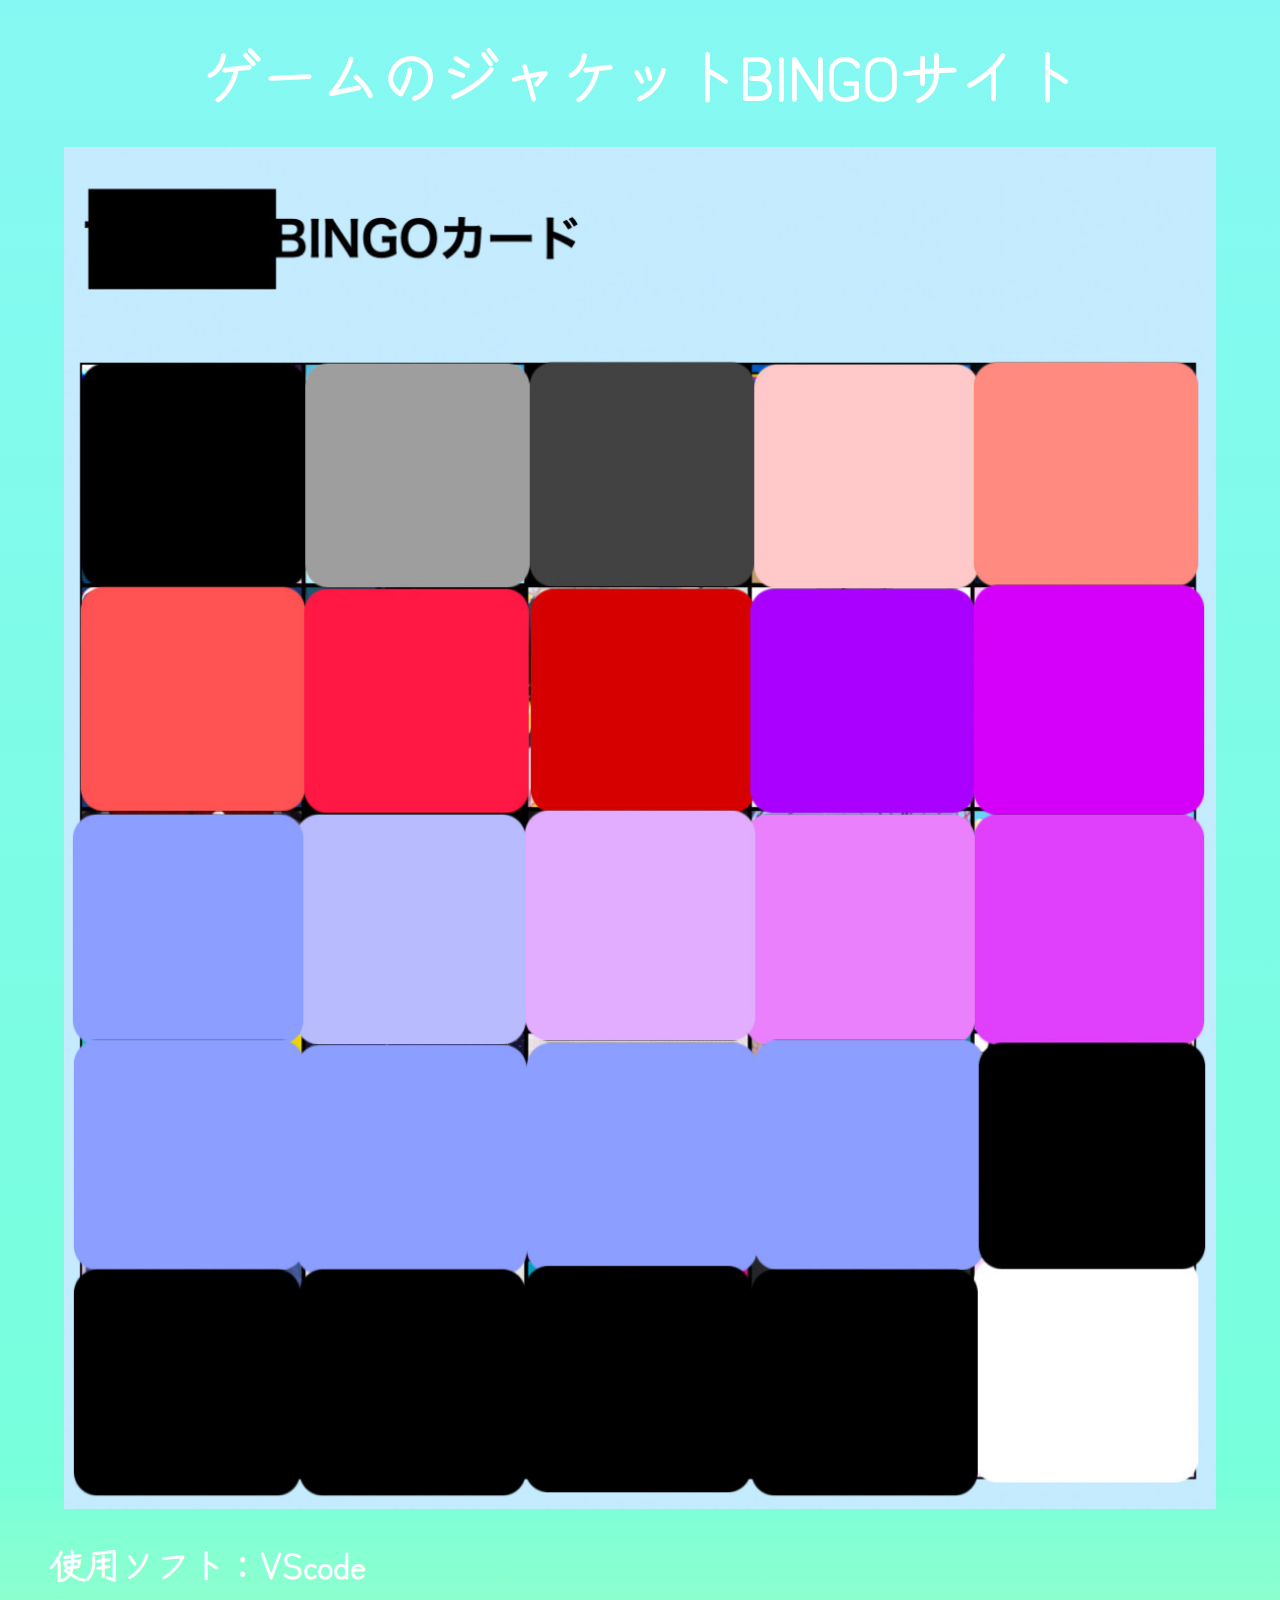
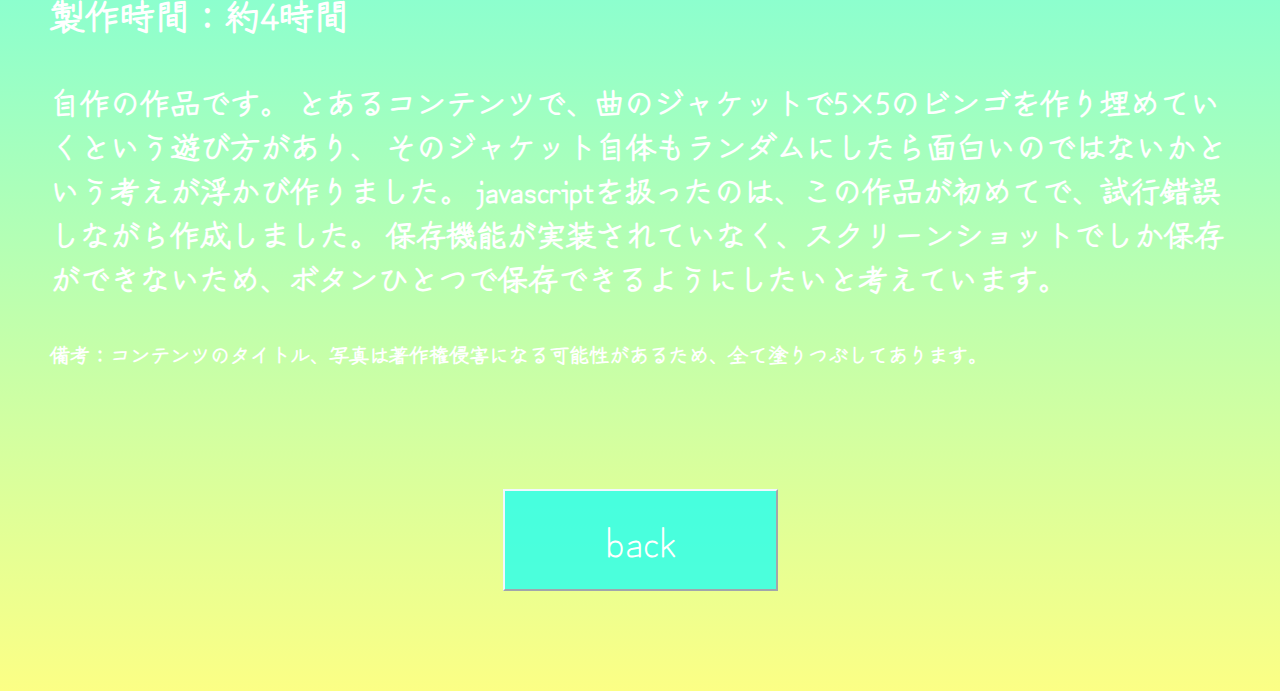
<file: site-bingo.html>
<!DOCTYPE html>
<html lang="ja">
<head>
    <meta charset="UTF-8">
    <meta http-equiv="X-UA-Compatible" content="IE=edge">
    <meta name="viewport" content="width=device-width, initial-scale=1.0">
    <title>Document</title>
    <link rel="stylesheet" href="site-cafe.css">
</head>
<body>
    <div class="title">
    <h1>ゲームのジャケットBINGOサイト</h1>
</div>
    <div class="main">
    <img src="bingo.JPEG" alt="cafe">
</div>
    <div class="syosai">
    <p>使用ソフト：VScode<br>製作時間：約4時間</p>
</div>
    <p>自作の作品です。
        とあるコンテンツで、曲のジャケットで5×5のビンゴを作り埋めていくという遊び方があり、
        そのジャケット自体もランダムにしたら面白いのではないかという考えが浮かび作りました。
        javascriptを扱ったのは、この作品が初めてで、試行錯誤しながら作成しました。
        保存機能が実装されていなく、スクリーンショットでしか保存ができないため、ボタンひとつで保存できるようにしたいと考えています。

    </p>
        <div class="bikou">
        <p>備考：コンテンツのタイトル、写真は著作権侵害になる可能性があるため、全て塗りつぶしてあります。
        </p>
    </div>
        <div class="button">
            <button onclick="location.href='site-kadai.html'">back</button>
    </div>
</body>
</html>
</file>
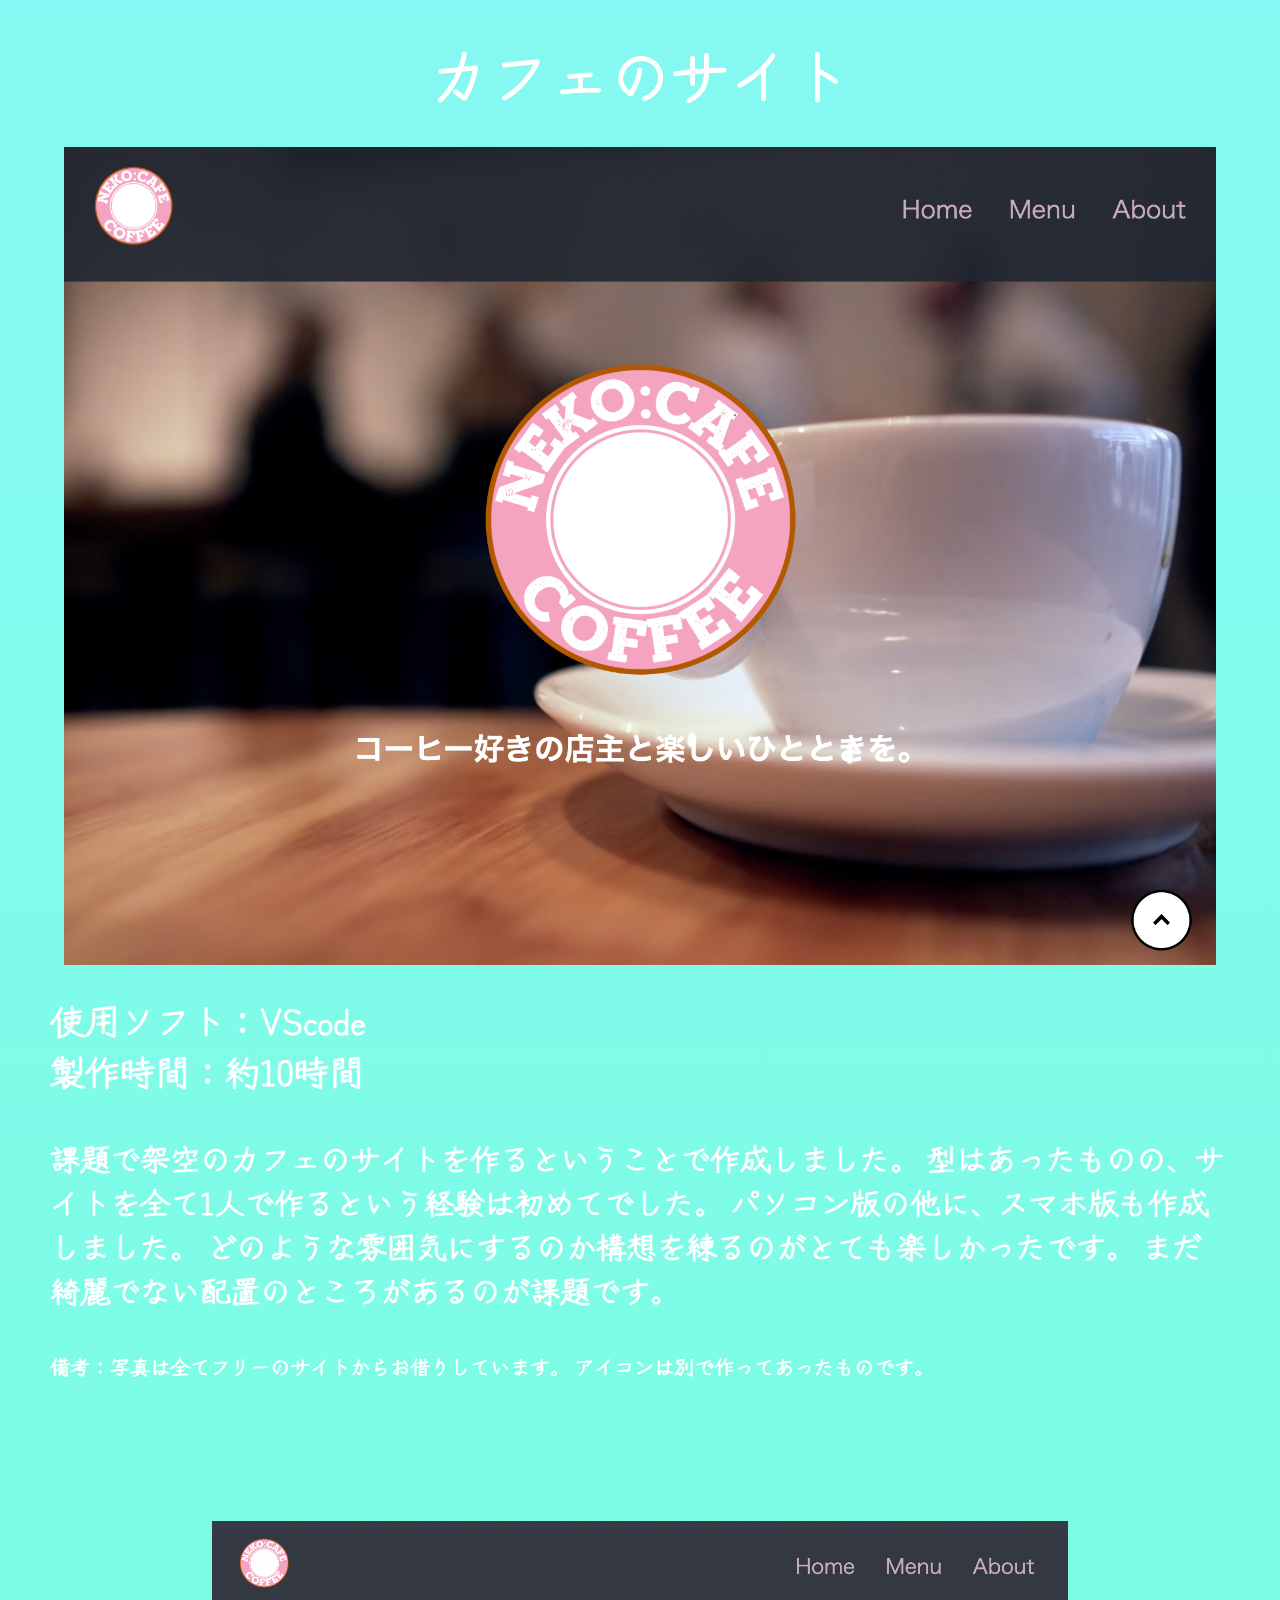
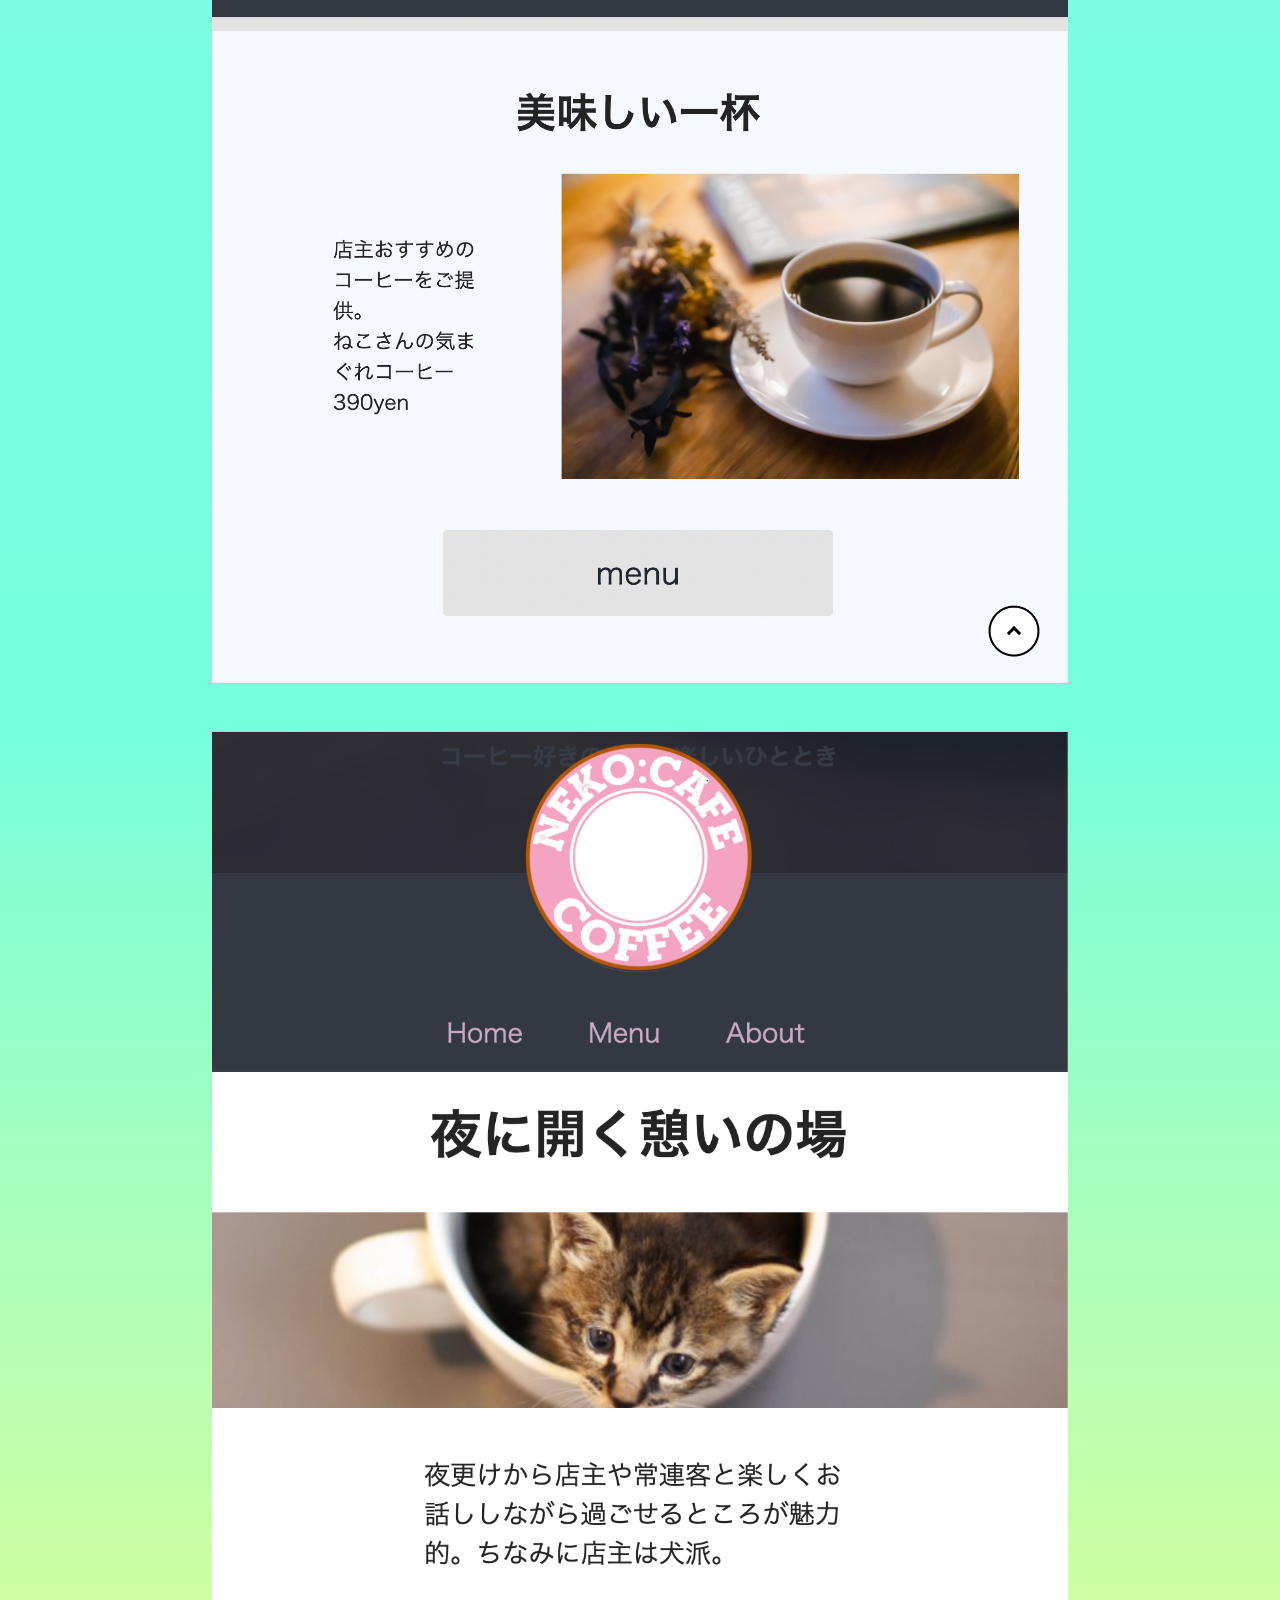
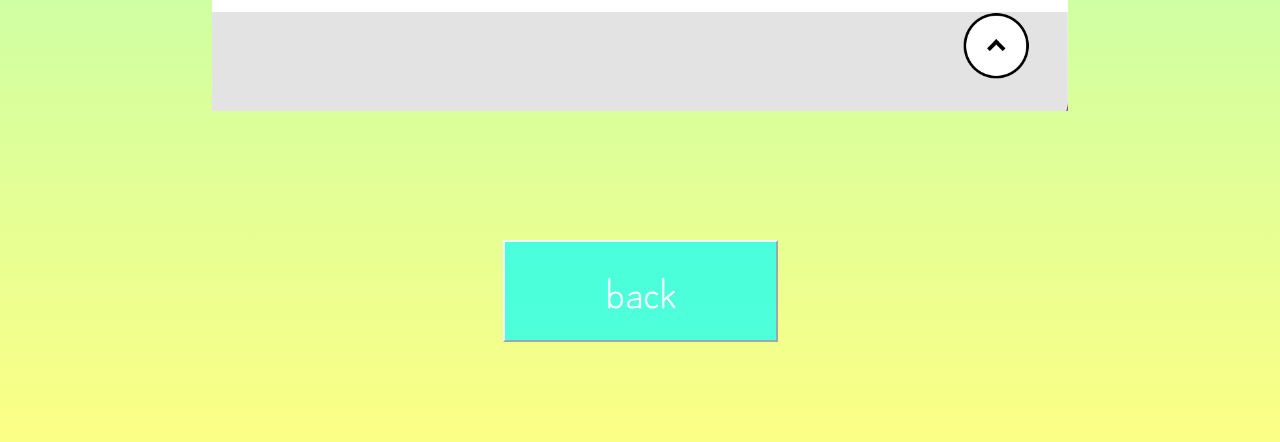
<file: site-cafe.html>
<!DOCTYPE html>
<html lang="ja">
<head>
    <meta charset="UTF-8">
    <meta http-equiv="X-UA-Compatible" content="IE=edge">
    <meta name="viewport" content="width=device-width, initial-scale=1.0">
    <title>Document</title>
    <link rel="stylesheet" href="site-cafe.css">
</head>
<body>
    <div class="title">
    <h1>カフェのサイト</h1>
</div>
    <div class="main">
    <img src="cafe.png" alt="cafe">
</div>
    <div class="syosai">
    <p>使用ソフト：VScode<br>製作時間：約10時間</p>
</div>
    <p>課題で架空のカフェのサイトを作るということで作成しました。
        型はあったものの、サイトを全て1人で作るという経験は初めてでした。
        パソコン版の他に、スマホ版も作成しました。
        どのような雰囲気にするのか構想を練るのがとても楽しかったです。
        まだ綺麗でない配置のところがあるのが課題です。</p>
        <div class="bikou">
        <p>備考：写真は全てフリーのサイトからお借りしています。
                アイコンは別で作ってあったものです。
        </p>
    </div>
        <div class="det">
        <img src="cafe2.png" alt="cafe2" class="photo">
    <img src="cafe3.png" alt="cafe3" class="photo">
        </div>
        <div class="button">
            <button onclick="location.href='site-kadai.html'">back</button>
    </div>
</body>
</html>
</file>
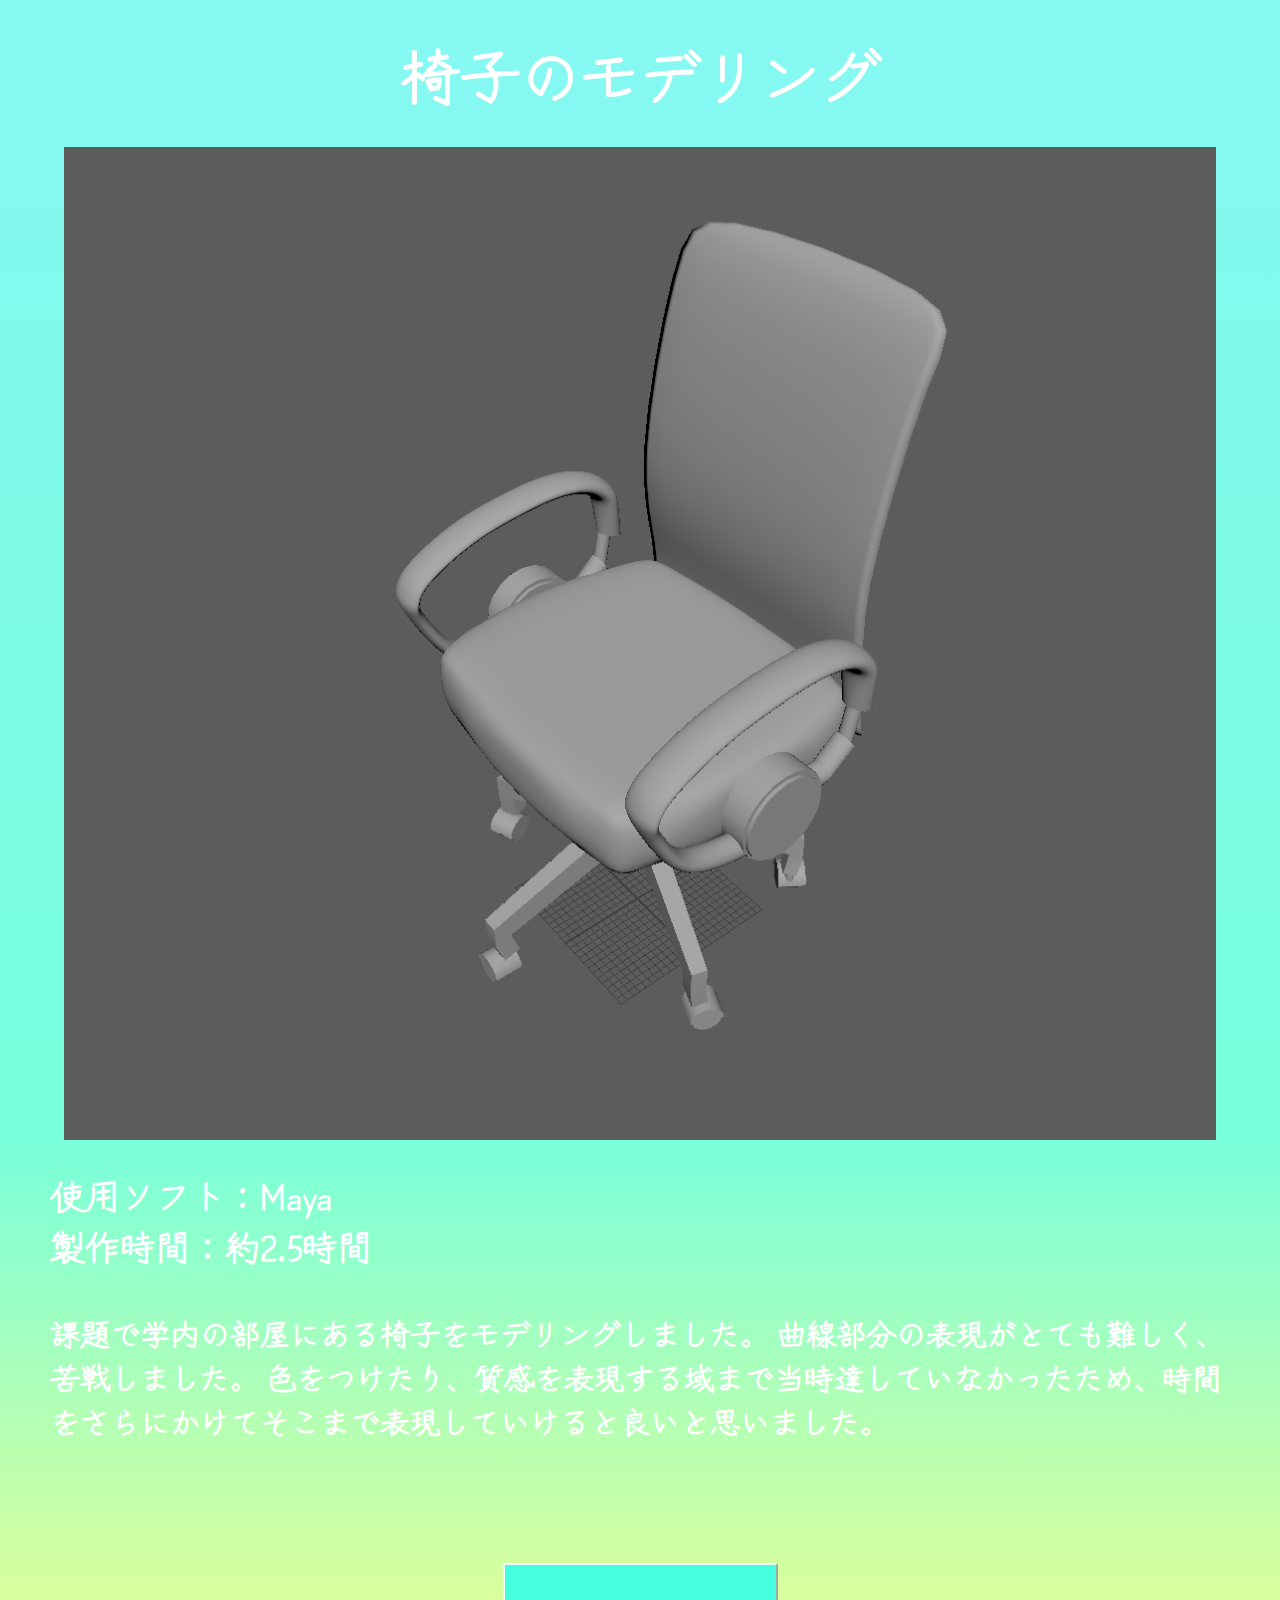
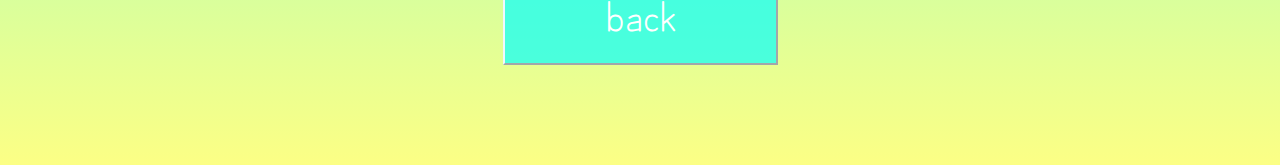
<file: site-chair.html>
<!DOCTYPE html>
<html lang="ja">
<head>
    <meta charset="UTF-8">
    <meta http-equiv="X-UA-Compatible" content="IE=edge">
    <meta name="viewport" content="width=device-width, initial-scale=1.0">
    <title>Document</title>
    <link rel="stylesheet" href="site-cafe.css">
</head>
<body>
    <div class="title">
    <h1>椅子のモデリング</h1>
</div>
    <div class="main">
    <img src="chair.png" alt="cafe">
</div>
    <div class="syosai">
    <p>使用ソフト：Maya<br>製作時間：約2.5時間</p>
</div>
    <p>課題で学内の部屋にある椅子をモデリングしました。
        曲線部分の表現がとても難しく、苦戦しました。
        色をつけたり、質感を表現する域まで当時達していなかったため、時間をさらにかけてそこまで表現していけると良いと思いました。
    </p>
        <div class="button">
        <button onclick="location.href='site-kadai.html'">back</button>
    </div>
</body>
</html>
</file>
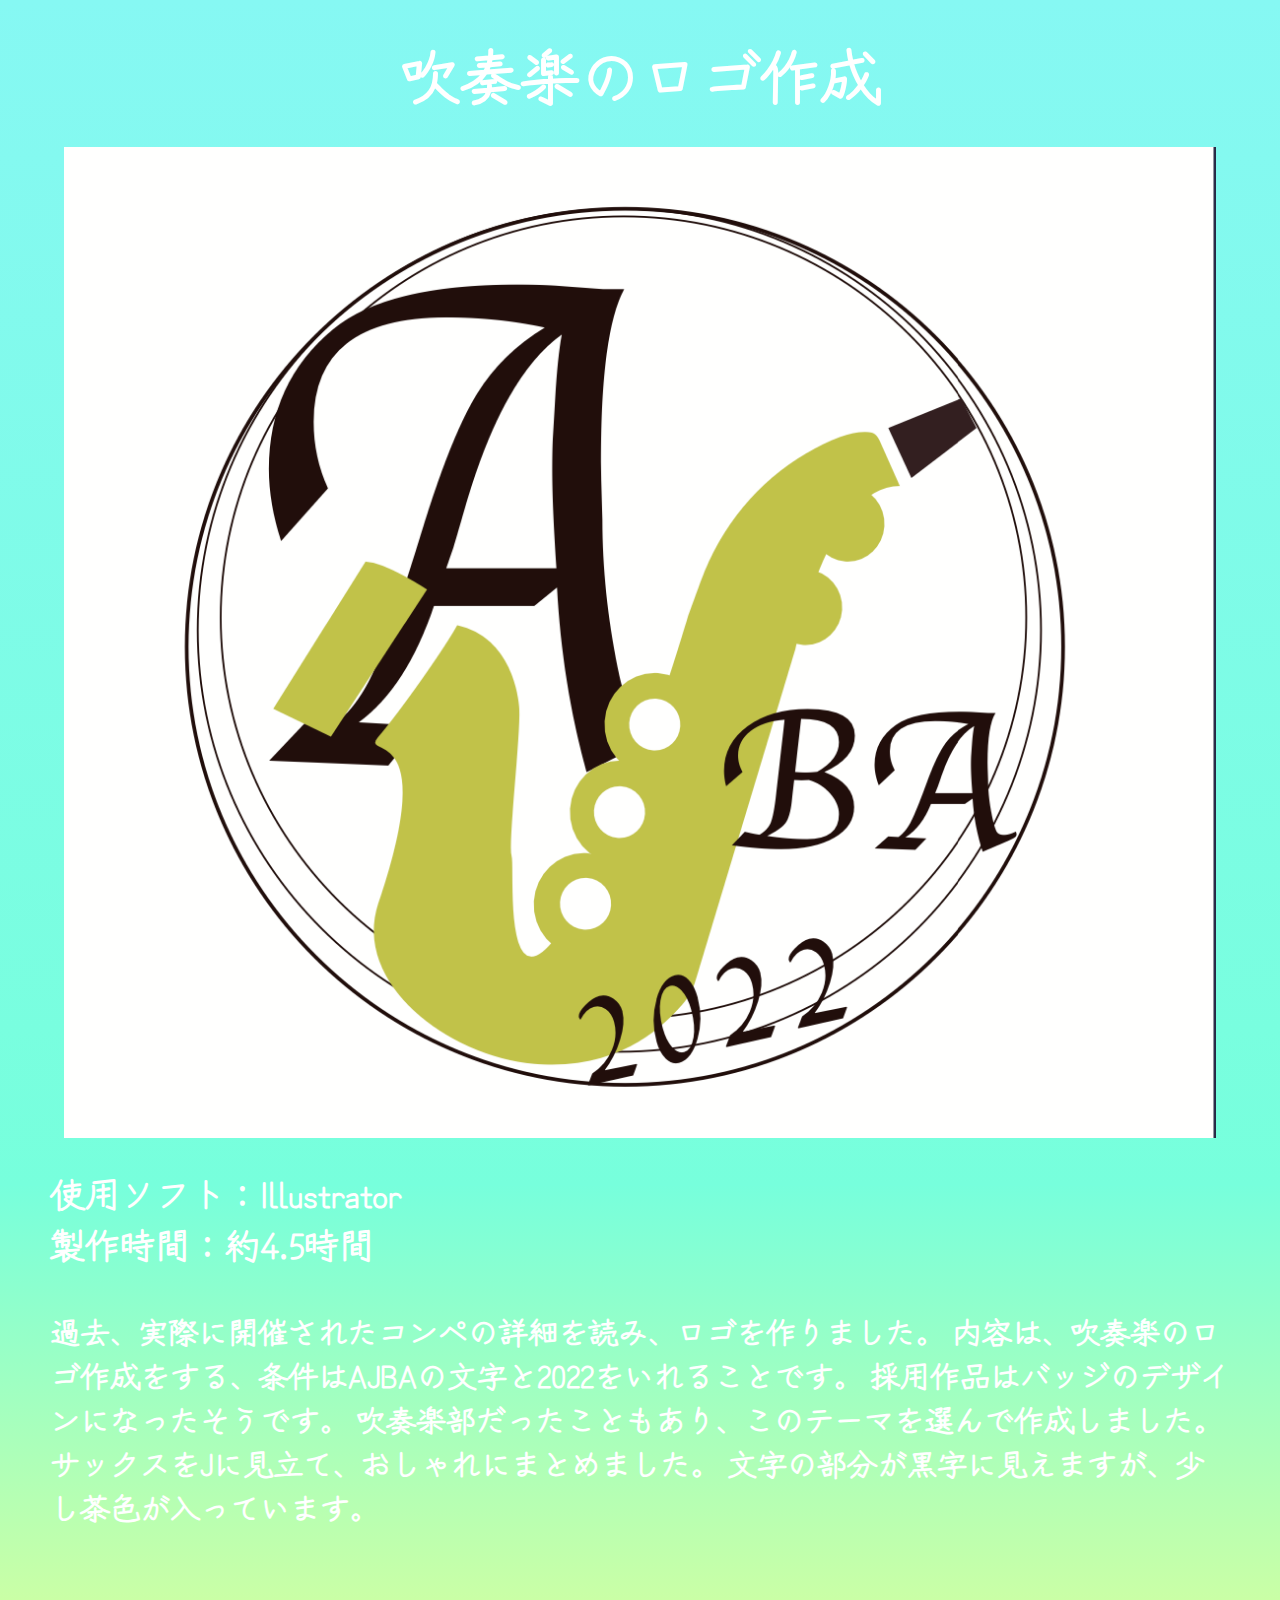
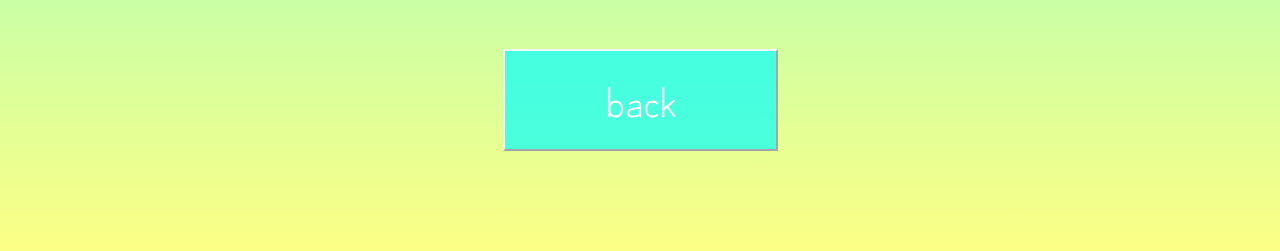
<file: site-conpe.html>
<!DOCTYPE html>
<html lang="ja">
<head>
    <meta charset="UTF-8">
    <meta http-equiv="X-UA-Compatible" content="IE=edge">
    <meta name="viewport" content="width=device-width, initial-scale=1.0">
    <title>Document</title>
    <link rel="stylesheet" href="site-cafe.css">
</head>
<body>
    <div class="title">
    <h1>吹奏楽のロゴ作成</h1>
</div>
    <div class="main">
    <img src="conpe.png" alt="usagi">
</div>
    <div class="syosai">
    <p>使用ソフト：Illustrator<br>製作時間：約4.5時間</p>
</div>
    <p>過去、実際に開催されたコンペの詳細を読み、ロゴを作りました。
        内容は、吹奏楽のロゴ作成をする、条件はAJBAの文字と2022をいれることです。
        採用作品はバッジのデザインになったそうです。
        吹奏楽部だったこともあり、このテーマを選んで作成しました。
        サックスをJに見立て、おしゃれにまとめました。
        文字の部分が黒字に見えますが、少し茶色が入っています。
    </p>
        <div class="button">
            <button onclick="location.href='site-kadai.html'">back</button>
    </div>
</body>
</html>
</file>
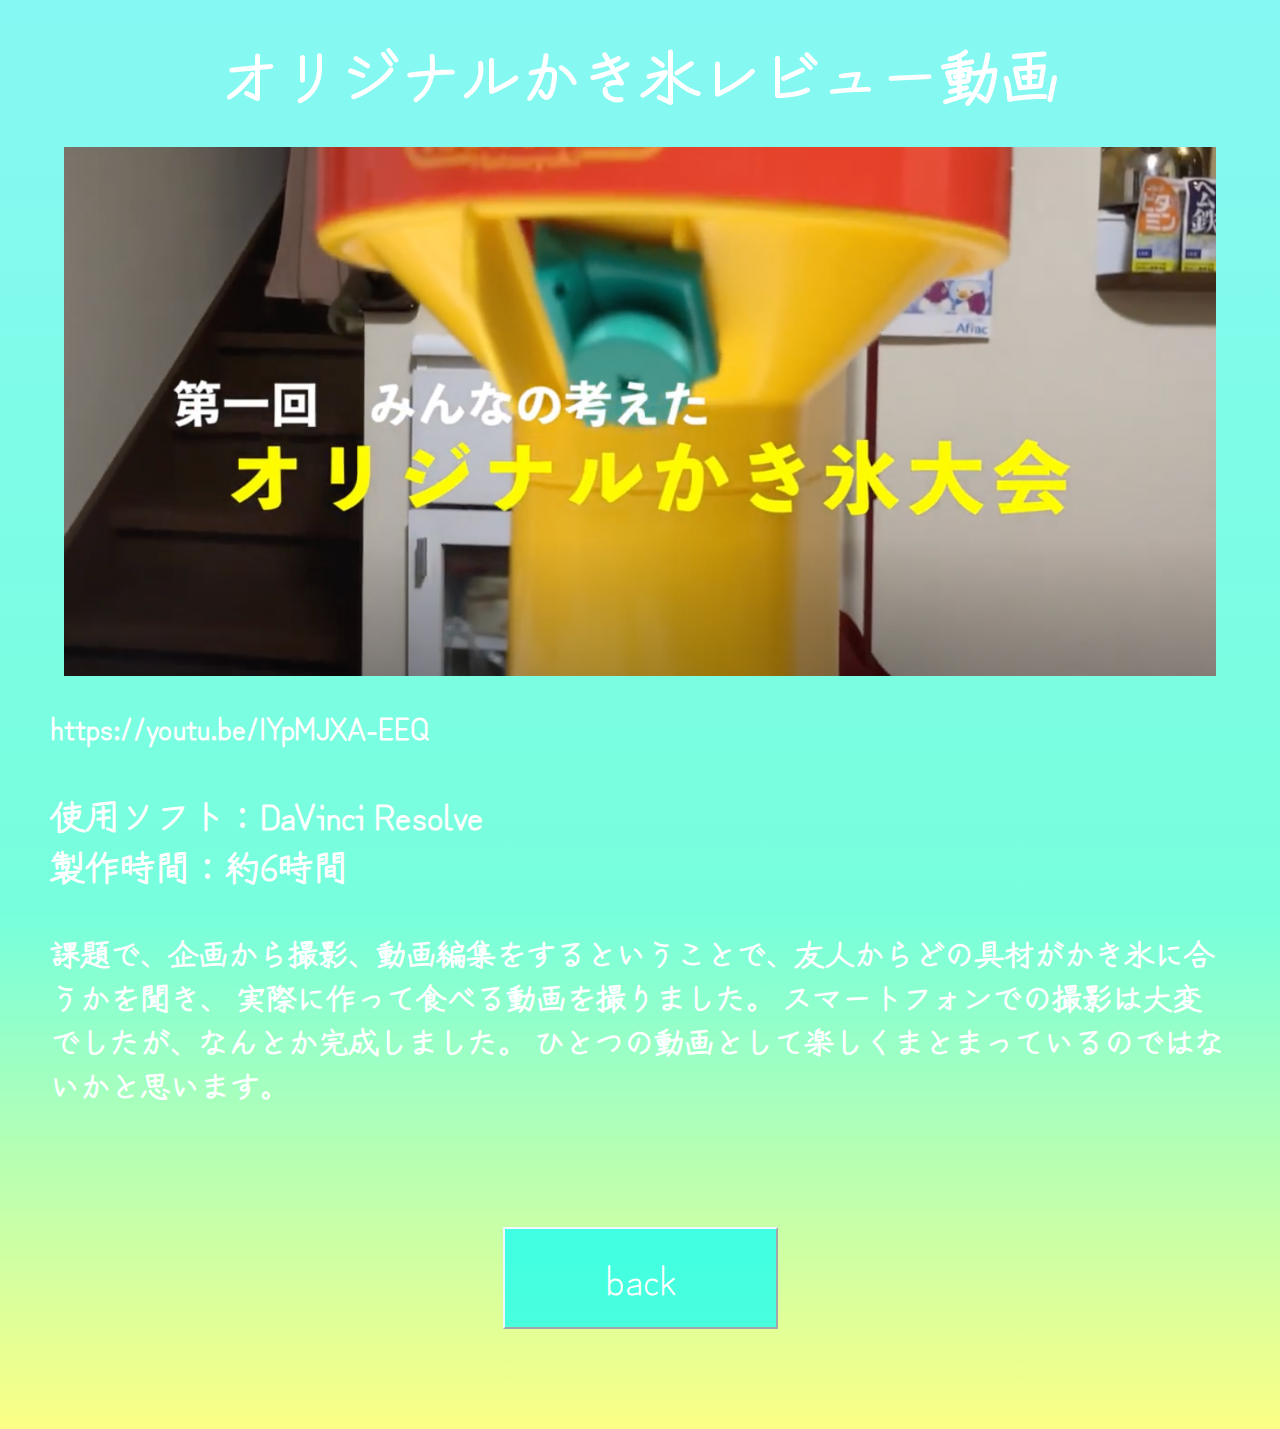
<file: site-ice.html>
<!DOCTYPE html>
<html lang="ja">
<head>
    <meta charset="UTF-8">
    <meta http-equiv="X-UA-Compatible" content="IE=edge">
    <meta name="viewport" content="width=device-width, initial-scale=1.0">
    <title>Document</title>
    <link rel="stylesheet" href="site-cafe.css">
</head>
<body>
    <div class="title">
    <h1>オリジナルかき氷レビュー動画</h1>
</div>
    <div class="main">
    <img src="ice.png" alt="">
</div>
    <p>https://youtu.be/IYpMJXA-EEQ</p>
    <div class="syosai">
    <p>使用ソフト：DaVinci Resolve<br>製作時間：約6時間</p>
</div>
    <p>課題で、企画から撮影、動画編集をするということで、友人からどの具材がかき氷に合うかを聞き、
        実際に作って食べる動画を撮りました。
        スマートフォンでの撮影は大変でしたが、なんとか完成しました。
        ひとつの動画として楽しくまとまっているのではないかと思います。
    </p>
        <div class="button">
        <button onclick="location.href='site-kadai.html'">back</button>
    </div>
</body>
</html>
</file>
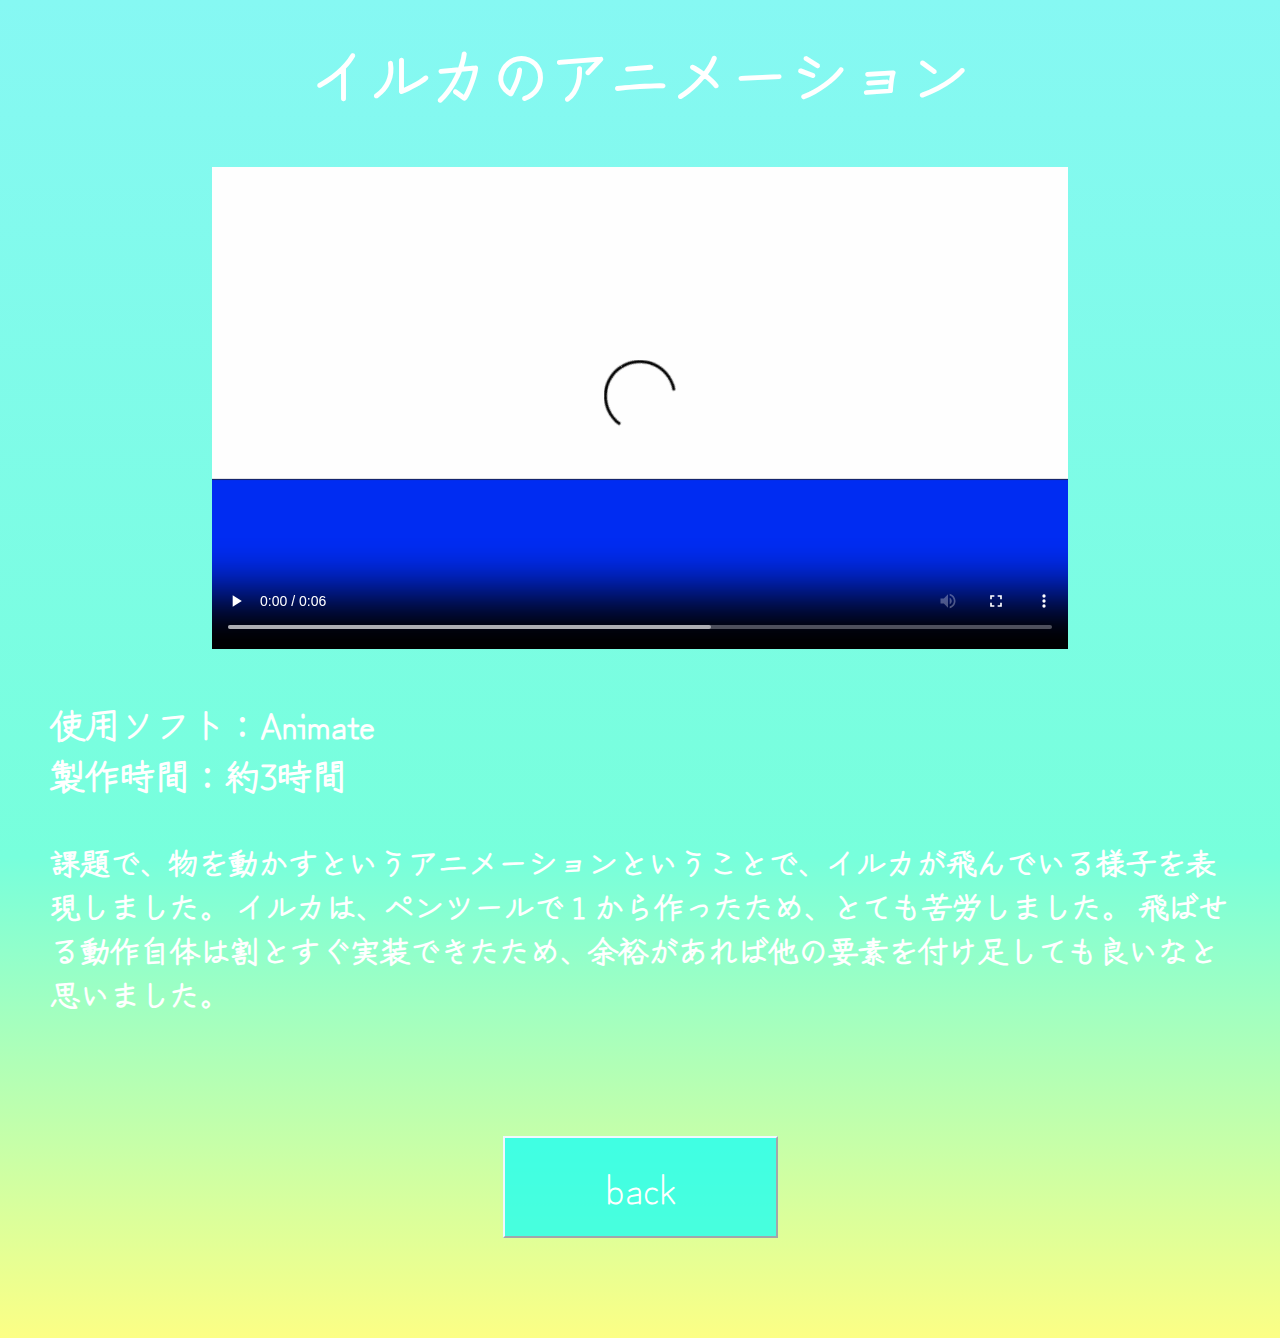
<file: site-iruka.html>
<!DOCTYPE html>
<html lang="ja">
<head>
    <meta charset="UTF-8">
    <meta http-equiv="X-UA-Compatible" content="IE=edge">
    <meta name="viewport" content="width=device-width, initial-scale=1.0">
    <title>Document</title>
    <link rel="stylesheet" href="site-cafe.css">
</head>
<body>
    <div class="title">
    <h1>イルカのアニメーション</h1>
</div>
    <div class="main">
    <video src="iruka.mp4" controls></video>
</div>
    <div class="syosai">
    <p>使用ソフト：Animate<br>製作時間：約3時間</p>
</div>
    <p>課題で、物を動かすというアニメーションということで、イルカが飛んでいる様子を表現しました。
        イルカは、ペンツールで１から作ったため、とても苦労しました。
        飛ばせる動作自体は割とすぐ実装できたため、余裕があれば他の要素を付け足しても良いなと思いました。
    </p>
        <div class="button">
            <button onclick="location.href='site-kadai.html'">back</button>
    </div>
</body>
</html>
</file>
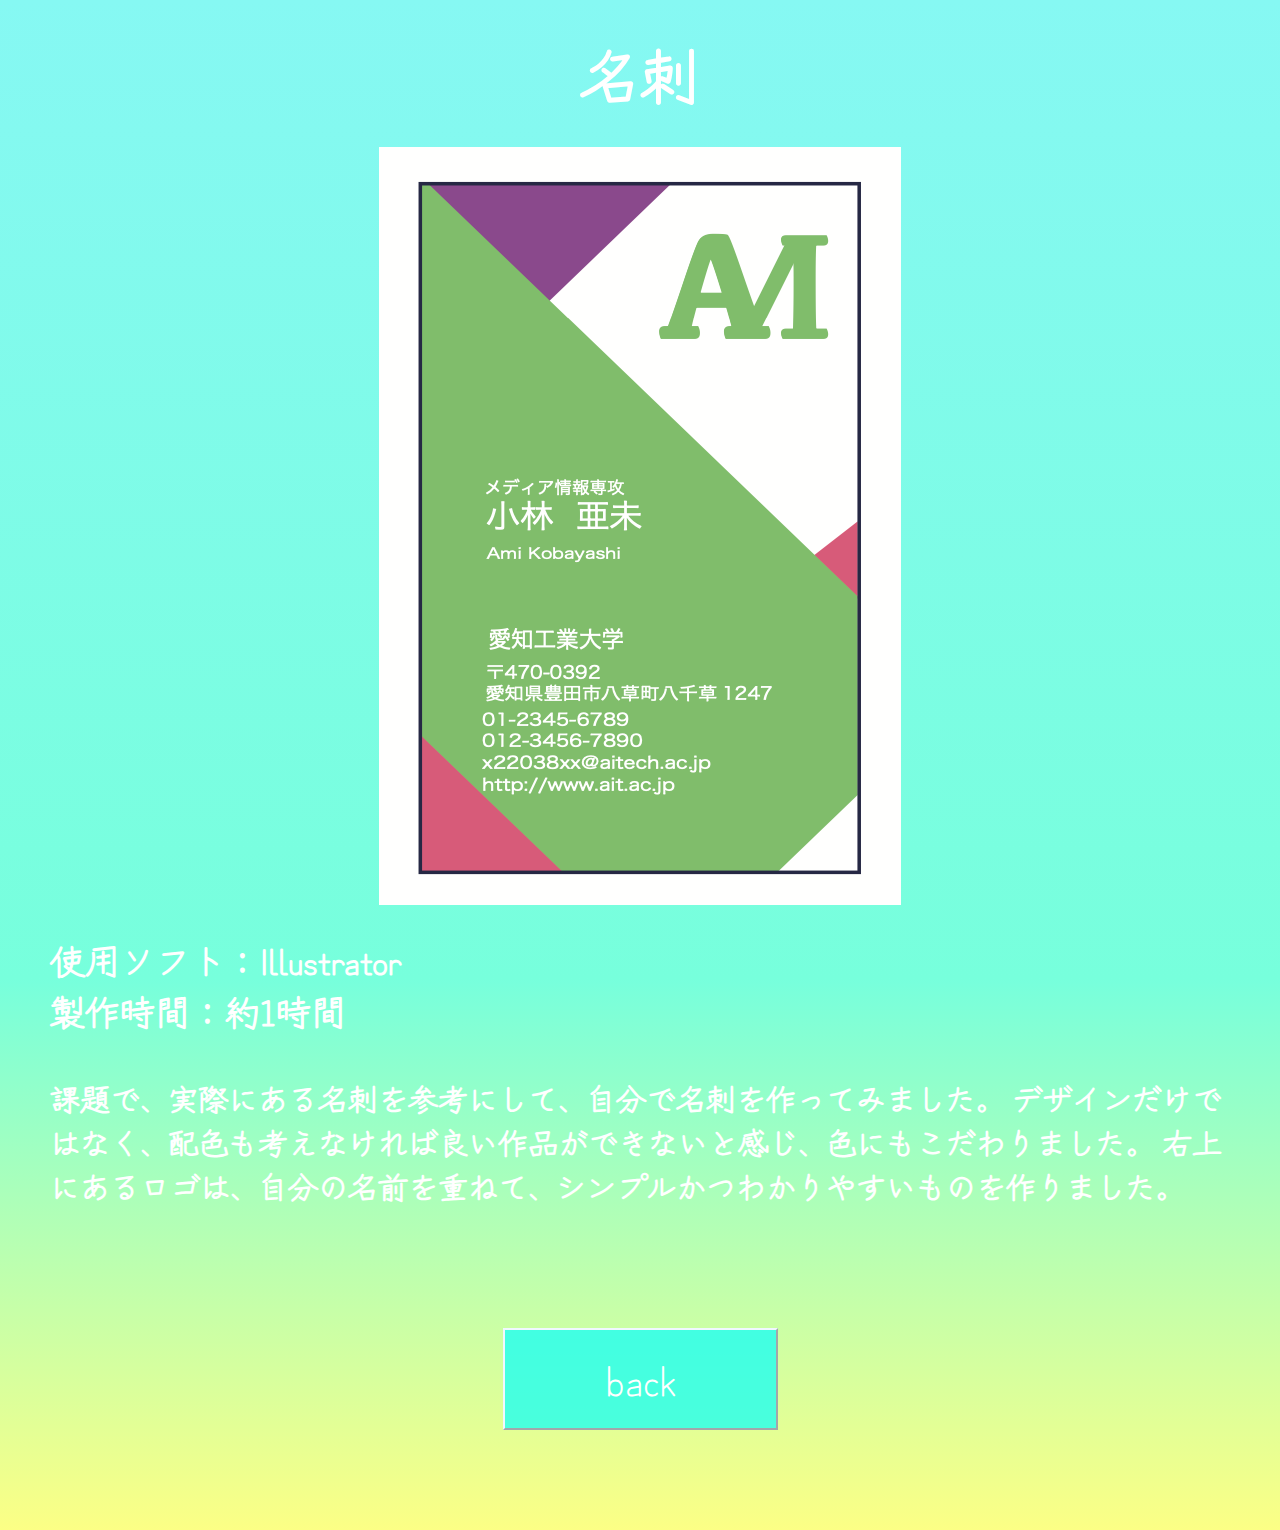
<file: site-name.html>
<!DOCTYPE html>
<html lang="ja">
<head>
    <meta charset="UTF-8">
    <meta http-equiv="X-UA-Compatible" content="IE=edge">
    <meta name="viewport" content="width=device-width, initial-scale=1.0">
    <title>Document</title>
    <link rel="stylesheet" href="site-cafe.css">
</head>
<body>
    <div class="title">
    <h1>名刺</h1>
</div>
    <div class="main">
    <img src="name.png" alt="cafe">
</div>
    <div class="syosai">
    <p>使用ソフト：Illustrator<br>製作時間：約1時間</p>
</div>
    <p>課題で、実際にある名刺を参考にして、自分で名刺を作ってみました。
        デザインだけではなく、配色も考えなければ良い作品ができないと感じ、色にもこだわりました。
        右上にあるロゴは、自分の名前を重ねて、シンプルかつわかりやすいものを作りました。
    </p>
        <div class="button">
            <button onclick="location.href='site-kadai.html'">back</button>
    </div>
</body>
</html>
</file>
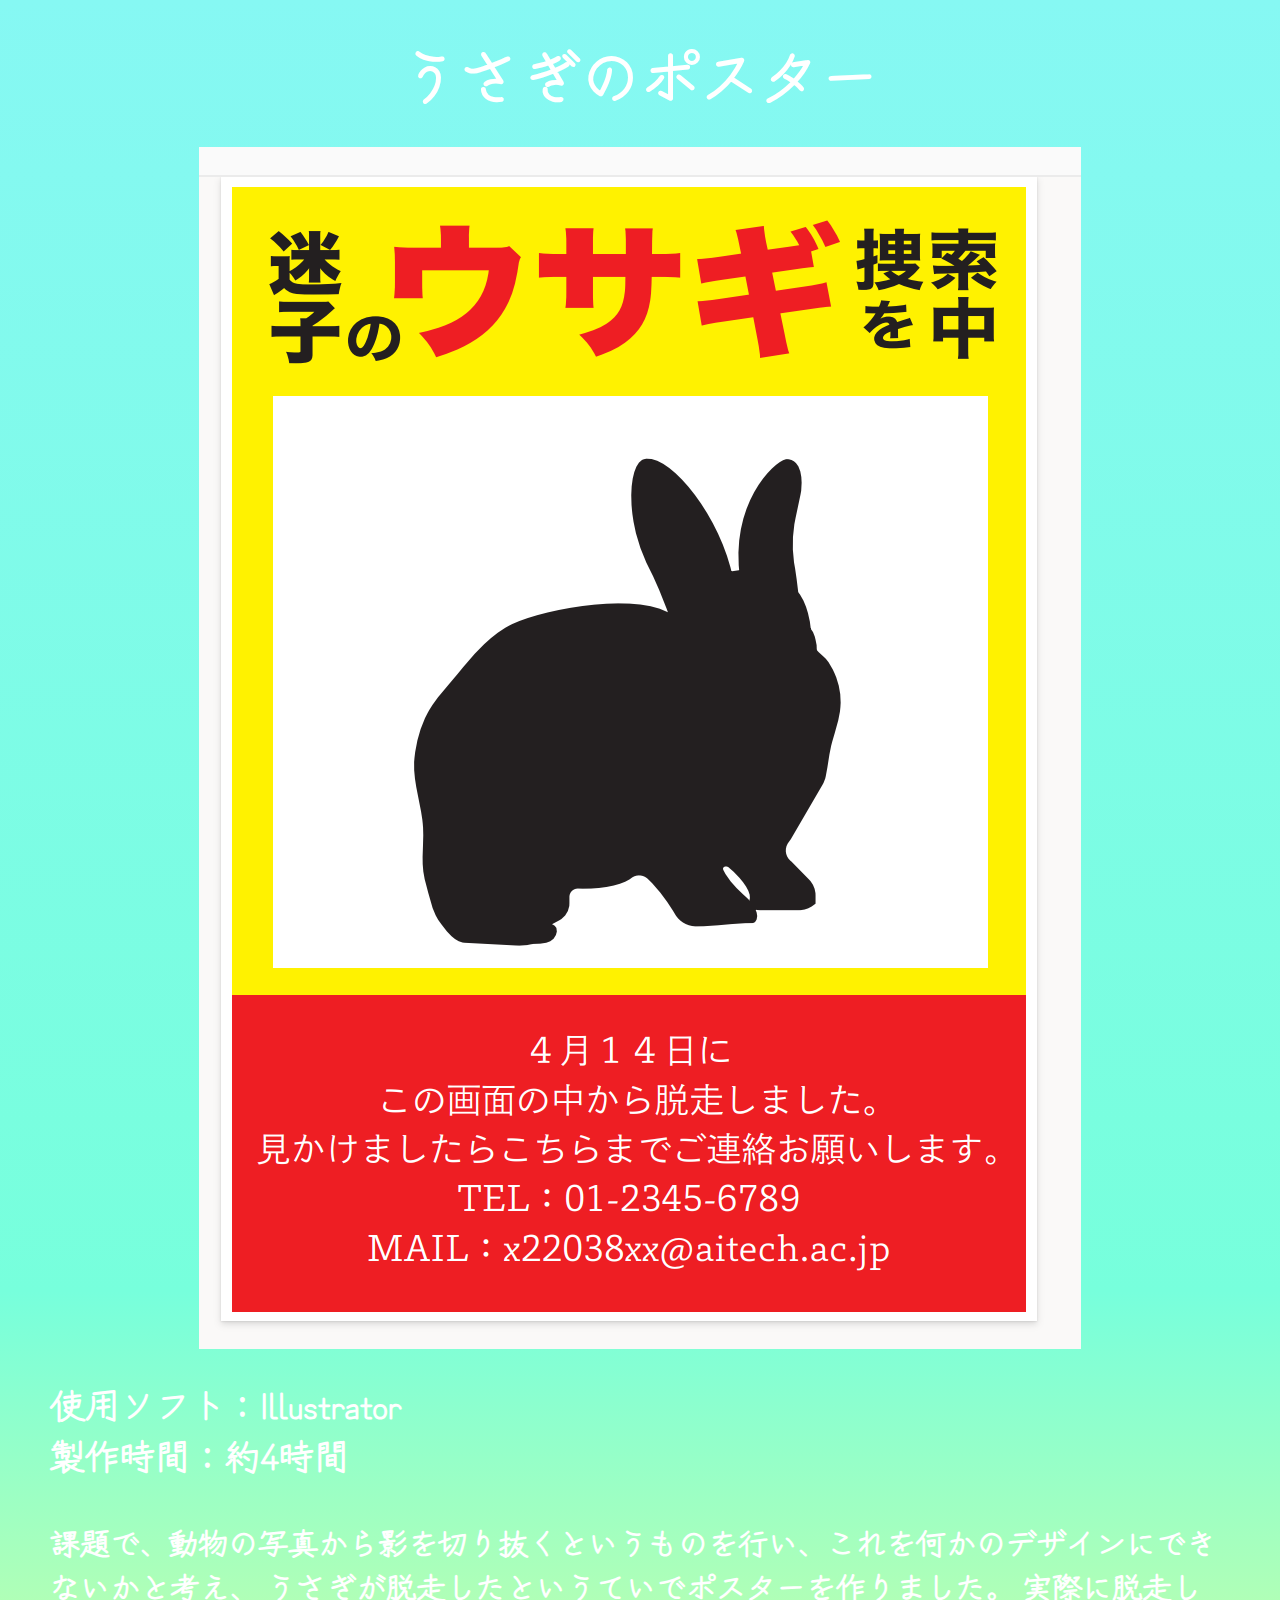
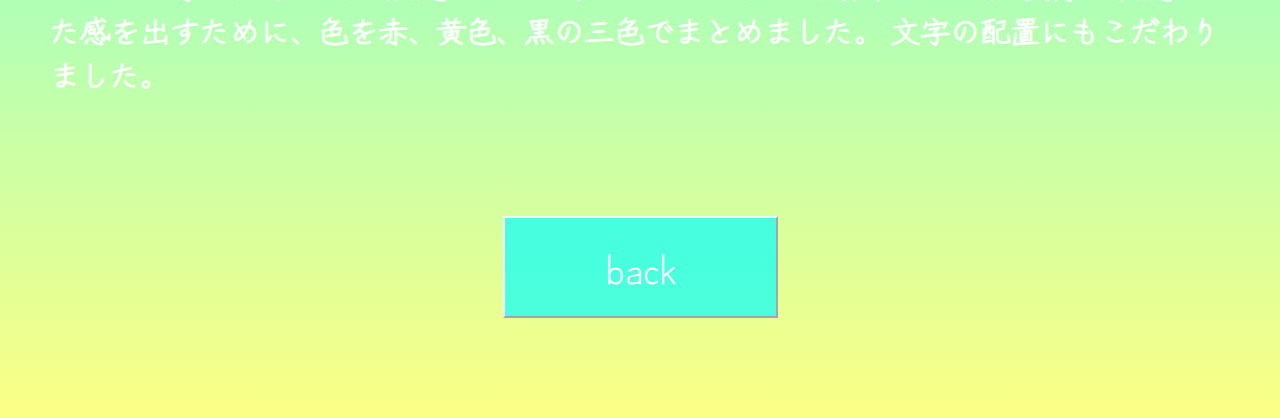
<file: site-rabbit.html>
<!DOCTYPE html>
<html lang="ja">
<head>
    <meta charset="UTF-8">
    <meta http-equiv="X-UA-Compatible" content="IE=edge">
    <meta name="viewport" content="width=device-width, initial-scale=1.0">
    <title>Document</title>
    <link rel="stylesheet" href="site-cafe.css">
</head>
<body>
    <div class="title">
    <h1>うさぎのポスター</h1>
</div>
    <div class="main">
    <img src="usagi.png" alt="usagi">
</div>
    <div class="syosai">
    <p>使用ソフト：Illustrator<br>製作時間：約4時間</p>
</div>
    <p>課題で、動物の写真から影を切り抜くというものを行い、これを何かのデザインにできないかと考え、
        うさぎが脱走したというていでポスターを作りました。
        実際に脱走した感を出すために、色を赤、黄色、黒の三色でまとめました。
        文字の配置にもこだわりました。
    </p>
        <div class="button">
            <button onclick="location.href='site-kadai.html'">back</button>
    </div>
</body>
</html>
</file>
<file: site-cafe.css>
@import url('https://fonts.googleapis.com/css2?family=Zen+Kurenaido&display=swap');

*{
    box-sizing: border-box;
    margin: 0;
    padding: 0;
}
html{
    font-size: 16px;
    scroll-behavior: smooth;
}
body {
    font-family: 'Zen Kurenaido', sans-serif;
    color: white;
    font-weight: 600;
    font-size: 30px;
    background-repeat: no-repeat;
    background-image: linear-gradient(180deg, rgba(134, 248, 243, 1) 0%, rgba(119, 255, 220, 1) 64%, rgba(252, 255, 133, 1) 100%);
}

.title{
    text-align: center;
    margin: 30px;
}
.main{
    text-align: center;
}
img{
    max-width: 90%;
}

p{
    padding: 20px 50px;
}

.syosai p{
    font-size: 35px;
}
.photo,video{
    width: 70%;
    padding: 20px;
}

.bikou{
    font-size: 20px;
}
.det{
    text-align: center;
    padding-top: 100px;
}

.button{
    text-align: center;
}

button{
    font-size: 40px;
    margin: 100px;
    padding: 20px 100px;
    font-family: 'Zen Kurenaido', sans-serif;
    background-color: rgba(0, 255, 255, 0.68);
    border-color: aliceblue;
    color: white;
}
</file>
